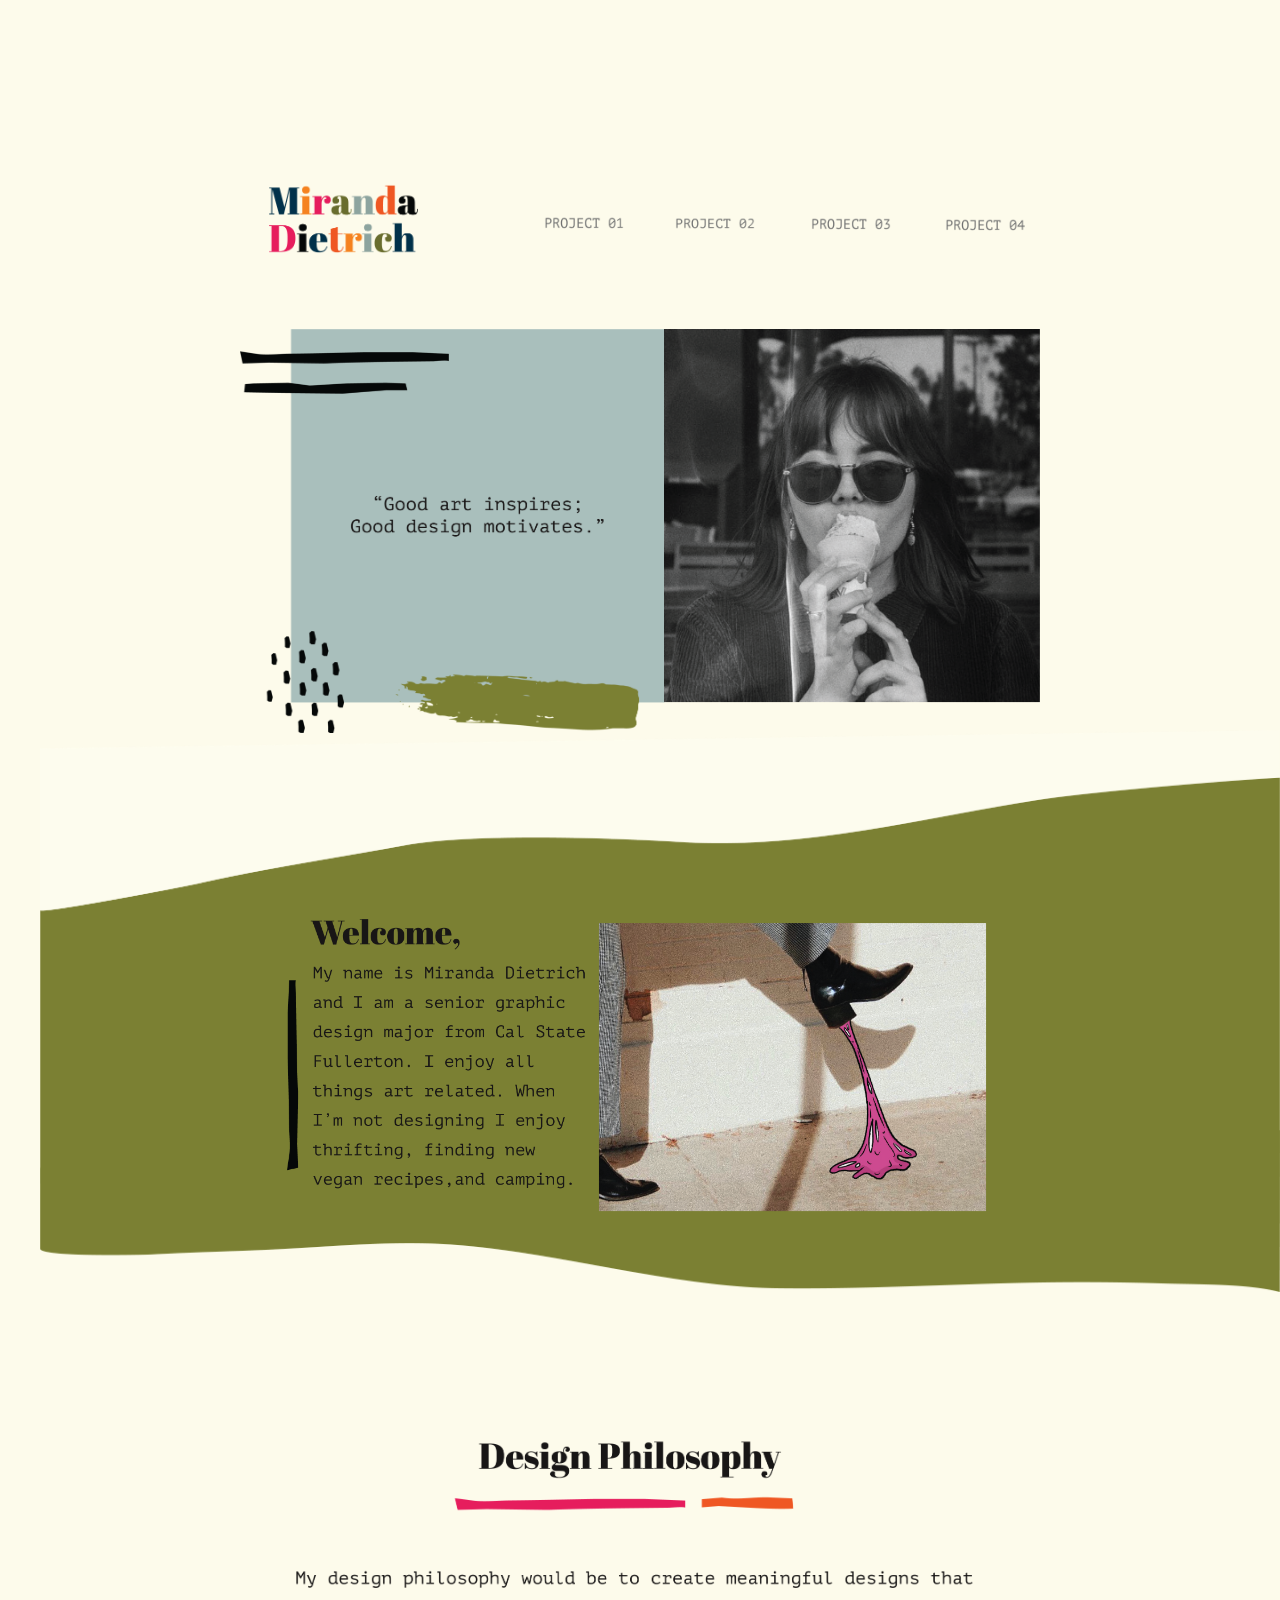
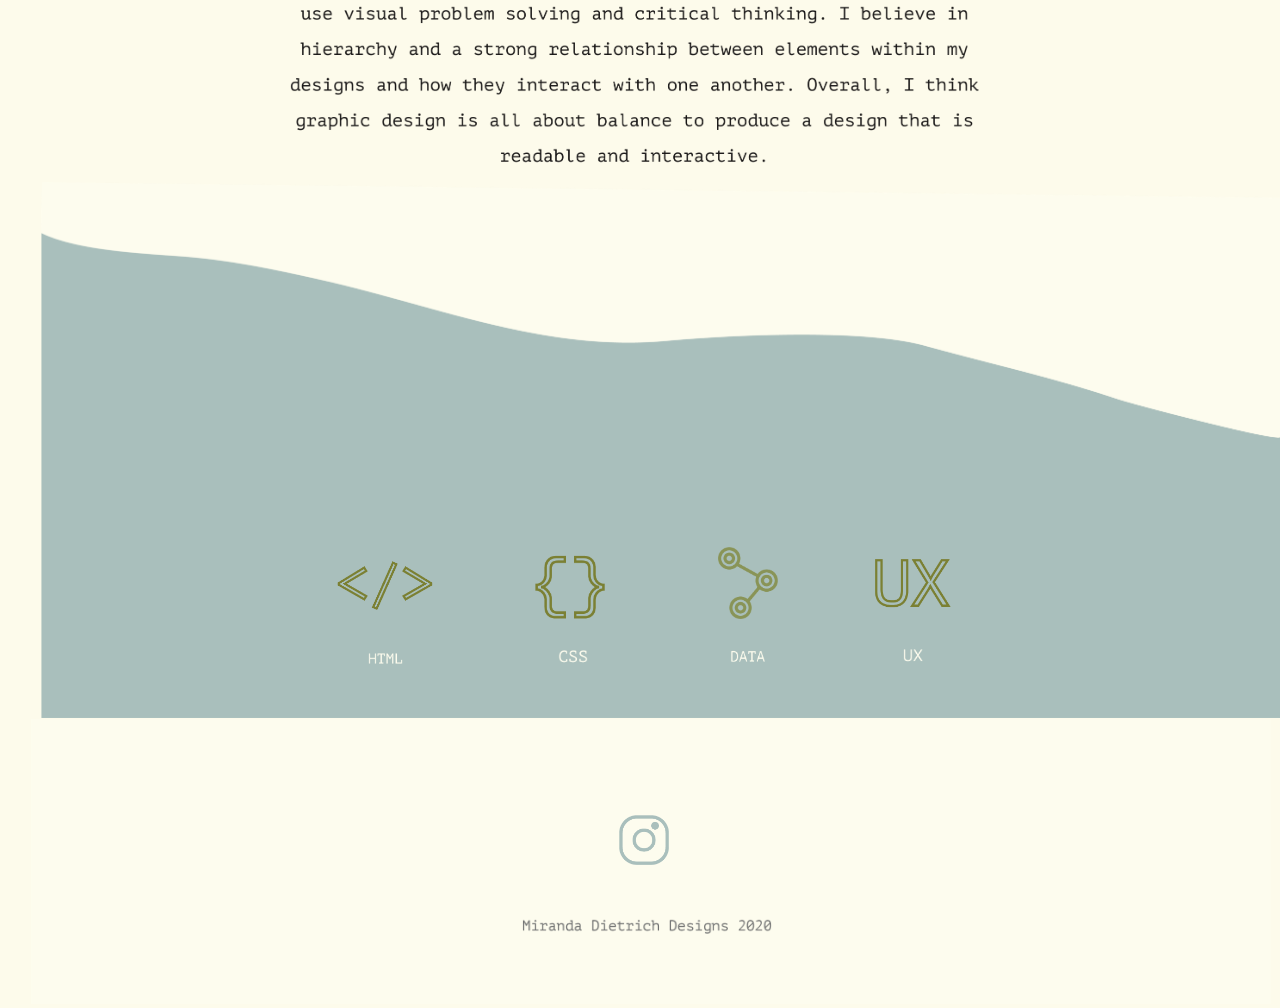
<file: index.html>
<!doctype html>
<html>
<head>
<meta charset="UTF-8">
<title>Miranda Dietrich - 483 E - 2020 Spring</title>
<style type="text/css">
.myphoto {
    border: 9px solid #E68D00;
    border-radius: 200px;
}
header h1 {
    display: none;
}
html {
    background-color: #FDFBEB;
    margin-top: 100px;
}
.Wrapper {
    height: auto;
    width: 1240px;
    margin-right: auto;
    margin-left: auto;
    display: block;
    position: relative;
}
.body img {
    margin-top: 0px;
    position: relative;
    left: auto;
    top: 202px;
    margin-bottom: 106px;
    margin-left: auto;
    margin-right: auto;
    display: block;
    float: none;
    padding-right: auto;
    padding-left: auto;
}
.quote img {
    margin-right: auto;
    margin-left: auto;
    display: block;
    margin-top: 5%;
}
.back {
    position: absolute;
    left: 20px;
    top: 622px;
}
.welcome {
    position: absolute;
    left: 267px;
    top: 717px;
}
.designphil {
    position: absolute;
    left: 270px;
    top: 1330px;
}
.blue {
    position: absolute;
    left: 21px;
    top: 1674px;
}
.icon {
    position: absolute;
    left: 315px;
    top: 2046px;
}
.iconn {
    position: absolute;
    left: 510px;
    top: 2038px;
}
.iconnn {
    position: absolute;
    left: 698px;
    top: 2039px;
}
.iconnnn {
    position: absolute;
    left: 851px;
    top: 2041px;
}
.home {
    position: absolute;
    left: 524px;
    top: 108px;
}
.pro2 {
    position: absolute;
    left: 655px;
    top: 109px;
}
.pro3 {
    position: absolute;
    left: 791px;
    top: 109px;
}
.pro4 {
    position: absolute;
    left: 925px;
    top: 110px;
}
.footer {
    position: absolute;
    left: 11px;
    top: 2211px;
}
.txt {
    position: absolute;
    left: 502px;
    top: 2410px;
}
.htm {
    position: absolute;
    left: 348px;
    top: 2143px;
}
.csss {
    position: absolute;
    left: 538px;
    top: 2140px;
}
.ux {
    position: absolute;
    left: 883px;
    top: 2139px;
}
.data {
    position: absolute;
    left: 710px;
    top: 2141px;
}
.insta {
    position: absolute;
    left: 599px;
    top: 2307px;
}
.nav  {
    float: right;
    margin-right: 0px;
}
.logo img {
    margin-left: 20%;
    margin-top: 6%;
}
</style>
</head>

<body>
<div class="Wrapper">

 

<div class="logo"><img src="images/mirandaicon.png" width="150" height=""/></div>

<div class="quote"><img src="images/imagequote.png" width="800" height="auto"></div>

<div class="back"><img src="images/backgroundone.png" width="1240" height="" alt=""/></div>
	
<div class="welcome"><img src="images/welcome.png" width="800" height="" alt=""/></div>
	
<div class="designphil"><img src="images/designphil.png" width="700" height="" alt=""/> </div>
	
<div class="blue"><img src="images/blue.png" width="1240" height="" alt=""/></div>

<div class="icon"><a href="project01/project01.html"><img src="images/iconhtml.png" width="100" height="" alt=""/></a></div>
	
<div class="iconn"><a href="project02/project02.html"><img src="images/cssicon.png" width="80" height="" alt=""/></a></div>
	
<div class="iconnn"><a href="project03/project03.html"><img src="images/dataicon.png" width="60" height="" alt=""/></a></div>
	
<div class="iconnnn"><a href="project04/project04.html"><img src="images/uxicon.png" width="80" height="" alt=""/></a></div>
	
	
<div class="home"><a href="project01/project01.html"><img src="images/proj1.png" width="80" height="" alt=""/></a></div>
	
<div class="pro2"><a href="project02/project02.html"><img src="images/proj2.png" width="80" height="" alt=""/></a></div>
	

<div class="pro3"><a href="project03/project03.html"><img src="images/proj3.png" width="80" height="" alt=""/></a></div>
	
<div class="pro4"><a href="project04/project04.html"><img src="images/proj4.png" width="80" height="" alt=""/></a></div>
	
<div class="footer"><img src="images/footer.png" width="1240" height="" alt=""/></div>
	
<div class="ux"><img src="images/ux.png" width="20" height="" alt=""/></div>
	
<div class="csss"><img src="images/csss.png" width="30" height="" alt=""/></div>
	
<div class="data"><img src="images/data.png" width="35" height="" alt=""/></div>
	
<div class="htm"><img src="images/htm.png" width="35" height="" alt=""/></div>
	
<div class="insta"><a href="https://www.instagram.com/miranda.dietrich/"><img src="images/instagramicon.png" width="50" height="" alt=""/></a><a href="https://www.instagram.com/miranda.dietrich/"></a></div>
	
<div class="txt"><img src="images/footertxt.png" width="250" height="" alt=""/></div>
	</div>
</body>
</html>
</file>
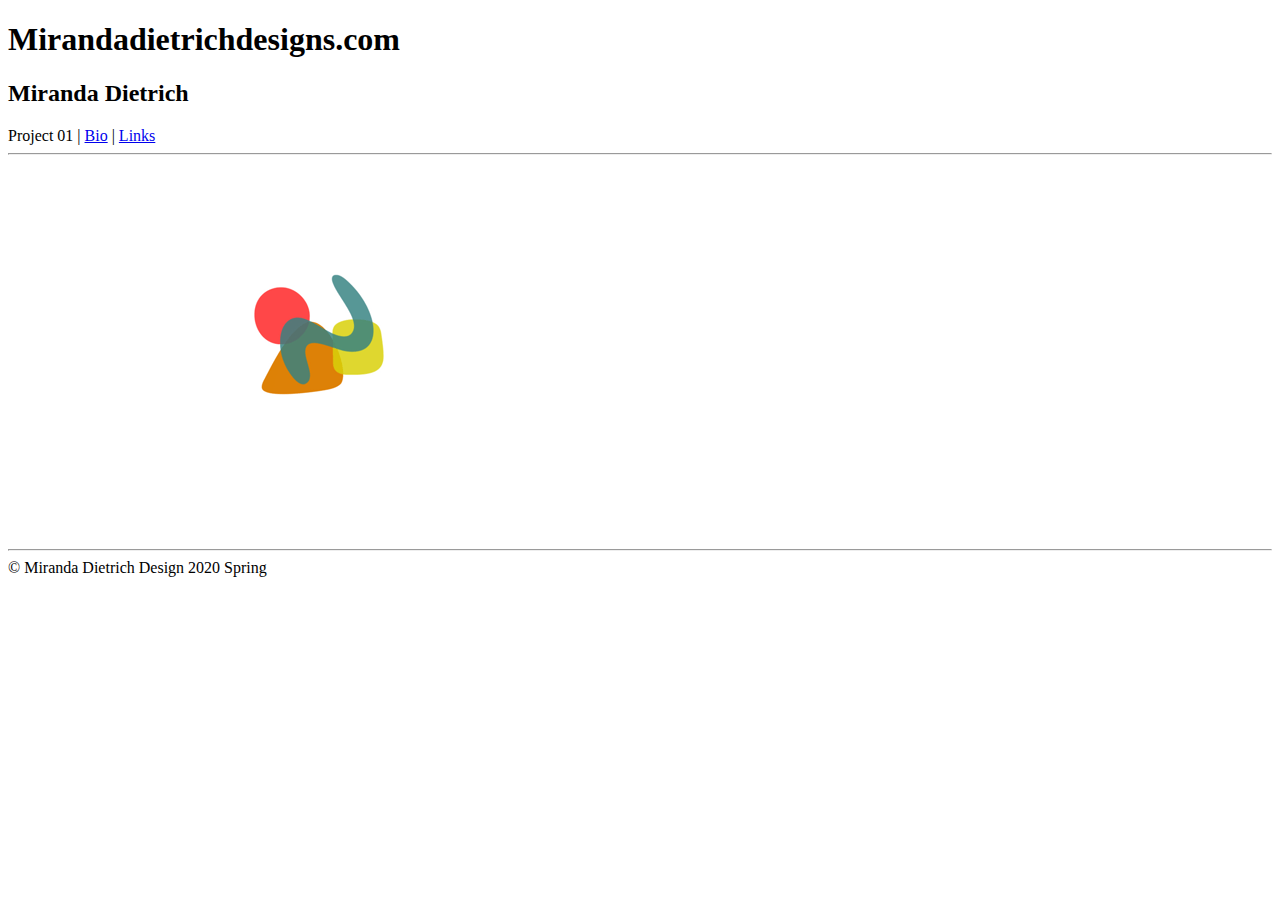
<file: project01/project01.html>
<!doctype html>
<html>
<head>
<meta charset="UTF-8">
<title>483E - Project 01</title>
</head>

<body>
	<div class="Wrapper">
	  <header>
		<h1>Mirandadietrichdesigns.com</h1>
		<h2>Miranda Dietrich</h2>
		<nav>Project 01 | <a href="pages/bio.html">Bio</a> | <a href="pages/links.html">Links</a></nav>
			<hr>
		</header>
		<main><img src="images/MirandaDietrichGif.gif" width="600" height="374" alt=""/></main>
		<footer>
		<hr>
			&copy; Miranda Dietrich Design 2020 Spring
		</footer>
	</div>
</body>
</html>
</file>
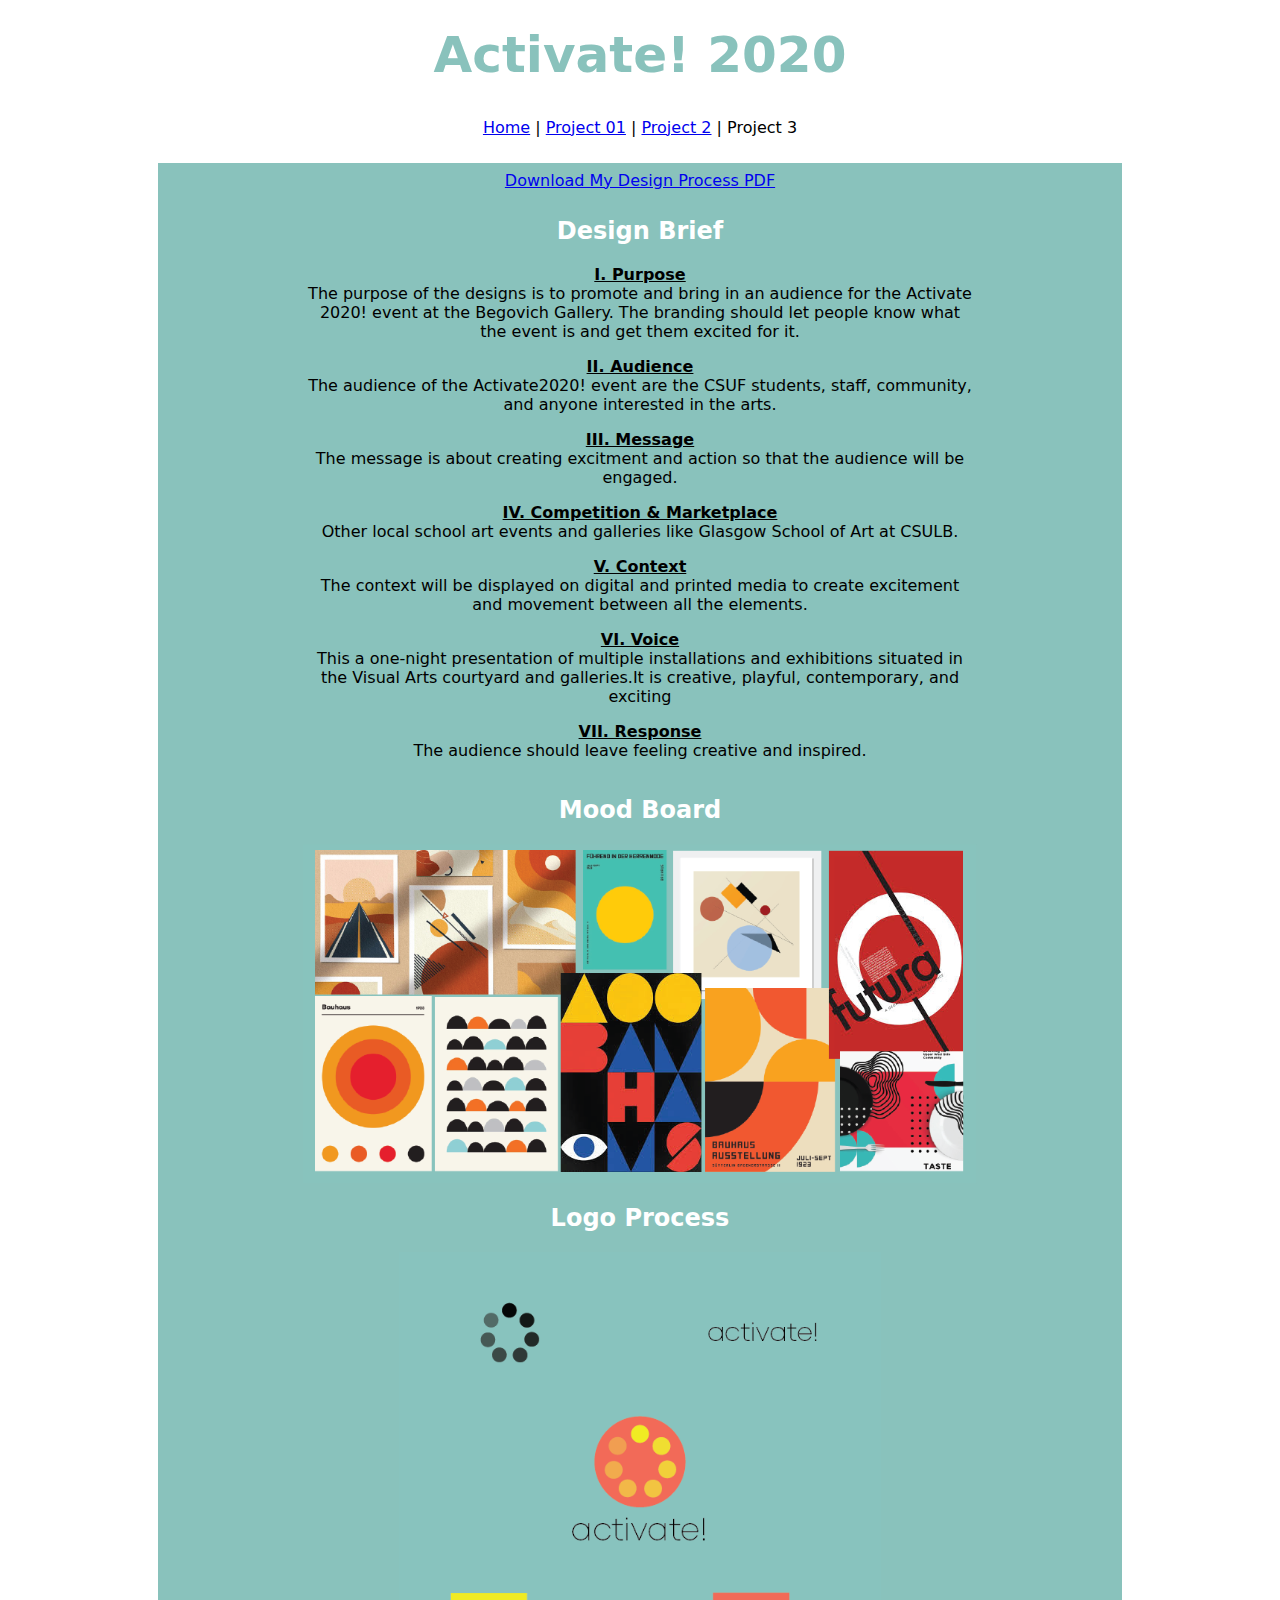
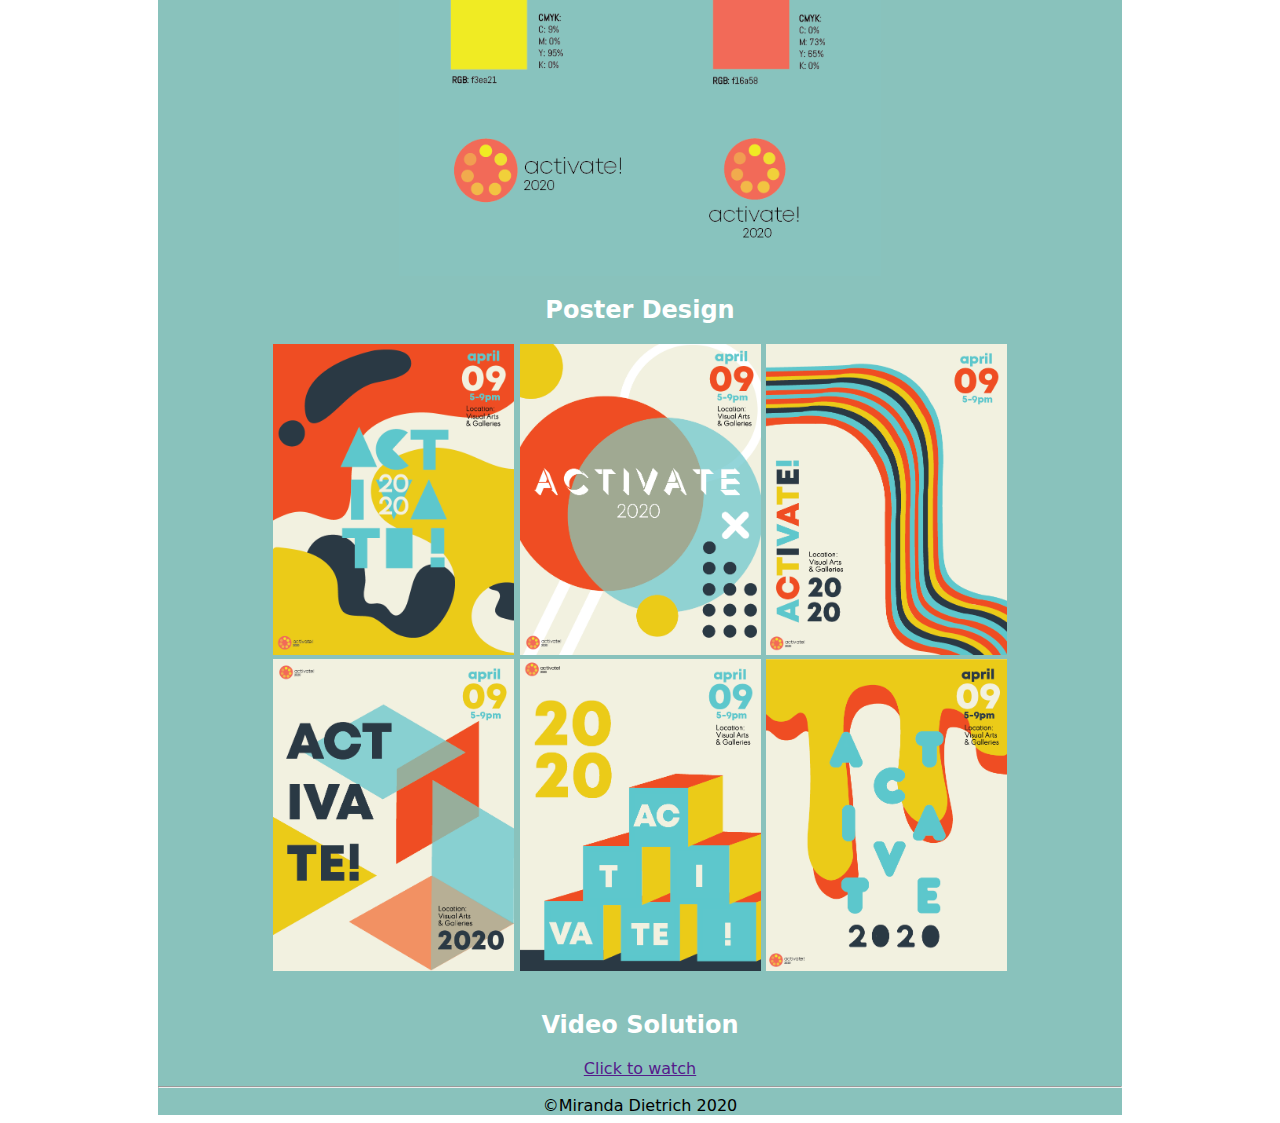
<file: project02/project02.html>
<html>
<head>
<meta charset="UTF-8">
<title>Miranda Dietrich | 483 E Project 02 | Spring 2020</title>
<link href="activate.css" rel="stylesheet" type="text/css">
<style type="text/css">
body,td,th {
    font-family: "Lucida Grande", "Lucida Sans Unicode", "Lucida Sans", "DejaVu Sans", Verdana, sans-serif;
}
h1 {
    font-size: 50px;
    color: #89C2BC;
}
.typeindent {
    text-align: center;
    margin-left: 150px;
    margin-right: 150px;
    font-weight: lighter;
}
</style>
</head>
<div class="backgroundcolor"></div>
<div class="type"></div>
<div class="margins"></div>
<div class="typeindent"></div>
<div class="underline"></div>
	
<center><h1>Activate! 2020</h1></center>
<center>
  <body>
	<header>
	  <nav> <a href="../index.html">Home</a> | <a href="../project01/project01.html">Project 01</a></a> | <a href="project02.html">Project 2</a> </a>| Project 3 </nav></header>
	<center class="backgroundcolor"/>
	
	
	<center>
		
	<hr class="margins">
	<div class="PdfLink"> <a href="images/activateposters.pdf">Download My Design Process PDF</a> </div>
	</h>
	<hr class="margins">
	 <div class="type"><h2>Design Brief</h2></div>
	<p>
	<div class="underline">I. Purpose</div> 
	<div class="typeindent">The purpose of the designs is to promote and bring in an audience for the Activate 2020! event at the Begovich Gallery. The branding should let people know what the event is and get them excited for it. </div>
	</p>
<p>
	<div class="underline">II. Audience</div>
	<div class="typeindent">The audience of the Activate2020! event are the CSUF students, staff, community, and anyone interested in the arts.</div>
	</p>
<p>
<div class="underline">III. Message</div>
	<div class="typeindent">The message is about creating excitment and action so that the audience will be engaged.</div>
</p>
<p>
<div class="underline">IV. Competition & Marketplace</div> 
	<div class="typeindent">Other local school art events and galleries like Glasgow School of Art at CSULB.</div>
</p>
<p> 
<div class="underline">V. Context</div> 
<div class="typeindent">The context will be displayed on digital and printed media to create excitement and movement between all the elements.  </div>
</p> 
<p>
<div class="underline">VI. Voice</div> 
<div class="typeindent">This a one-night presentation of multiple installations and exhibitions situated in the Visual Arts courtyard and galleries.It is creative, playful, contemporary, and exciting</div>
</p>
<p>
<div class="underline">VII. Response</div> 
<div class="typeindent">The audience should leave feeling creative and inspired.</div>
</p>
	</h>
<hr class="margins">
<div class="type"><h2>Mood Board</h2></div> 
<p>
	<img src="images/moodboard.png" width="70%" alt=""/>
	</p>
	 <div class="type"><h2>Logo Process</h2></div>	
	<p>
		<img src="images/logoguide-01.png" width="50%" alt=""/>
		<p/>

	<div class="type"><h2>Poster Design</h2></div> 
	<p>
		<img src="images/activate-01.png" width="25%" alt=""/> 
		<img src="images/activate-02.png" width="25%" alt=""/> 
		<img src="images/activate-03.png" width="25%" alt=""/> 
		<img src="images/activate-04.png" width="25%" alt=""/> 
		<img src="images/activate-05.png" width="25%" alt=""/> 
		<img src="images/activate-06.png" width="25%" alt=""/> 
		
	</p>
	
	<hr class="margins">
	
	 <div class="type"><h2>Video Solution</h2></div> 
	<a href="">Click to watch</a>
	
	
	
	
</body>
</center>
	<hr>
	
	<footer>&copy;Miranda Dietrich 2020</footer>
	
</html>
</file>
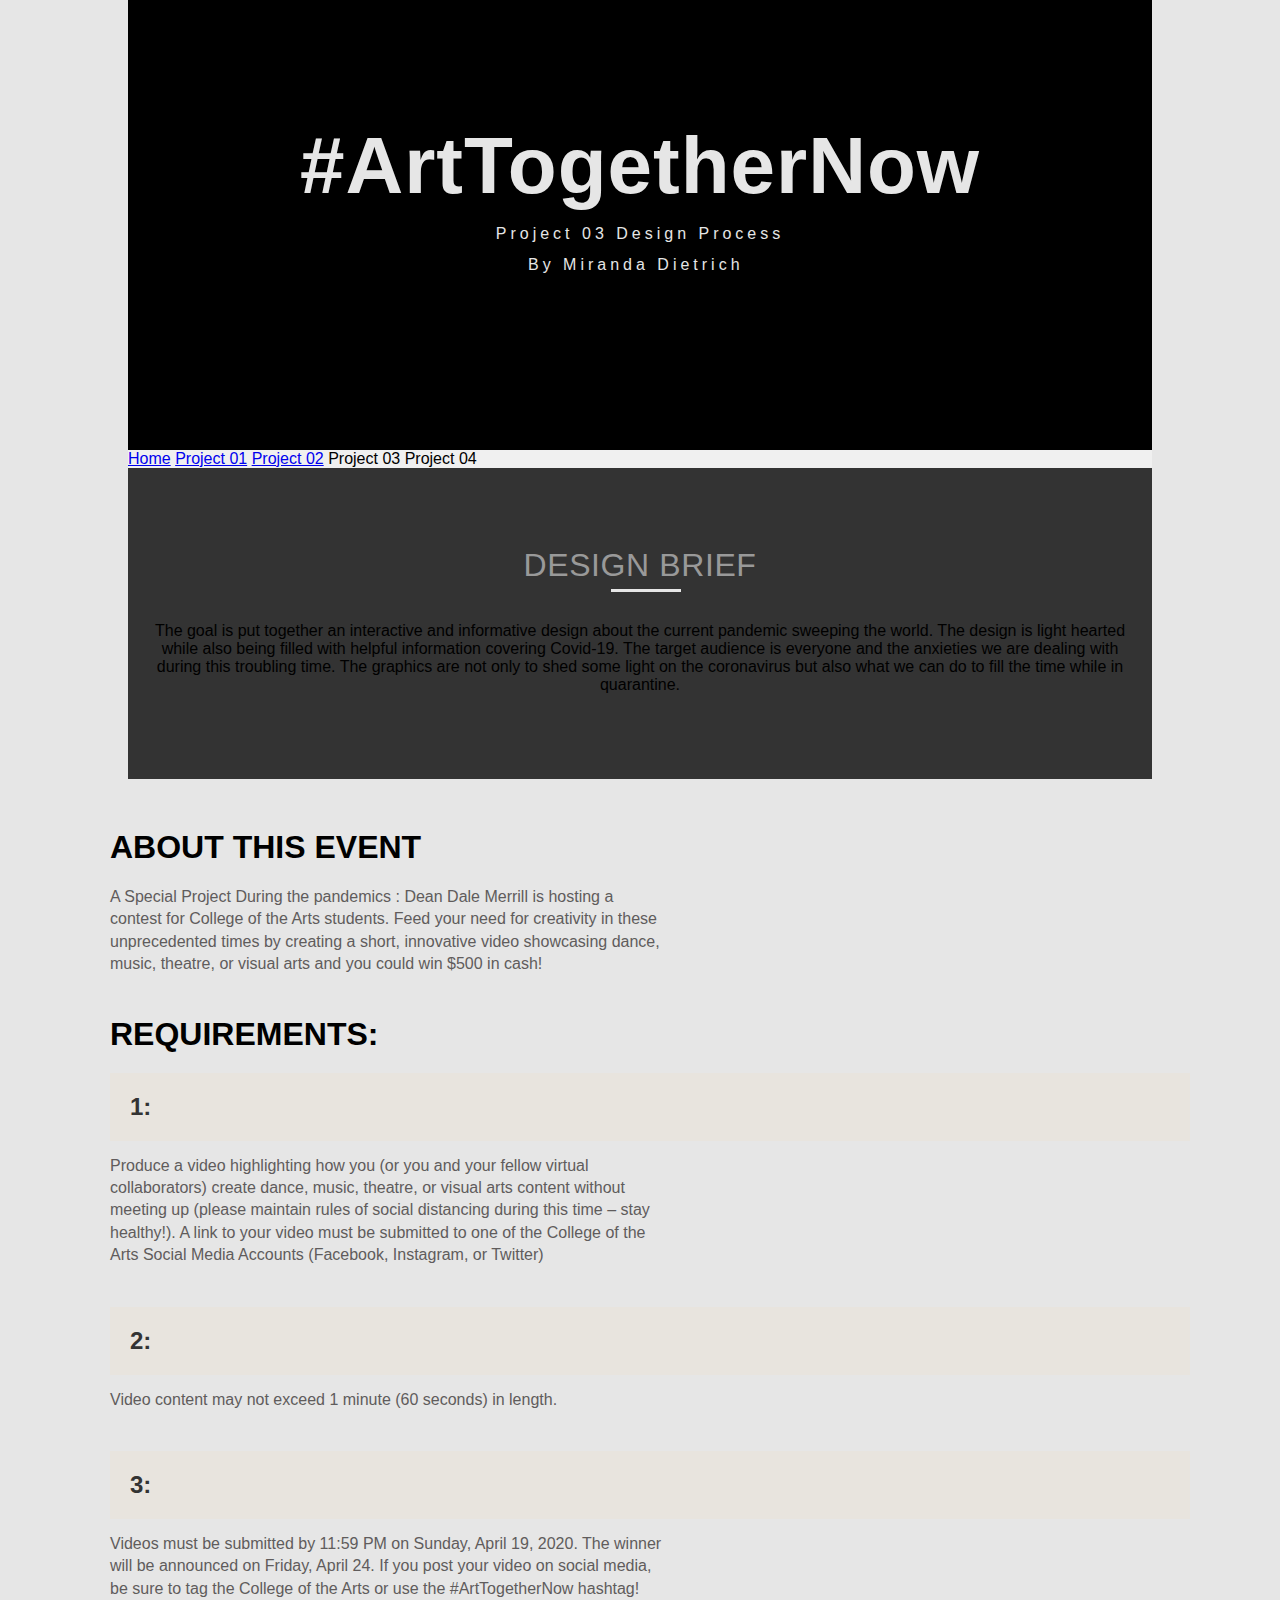
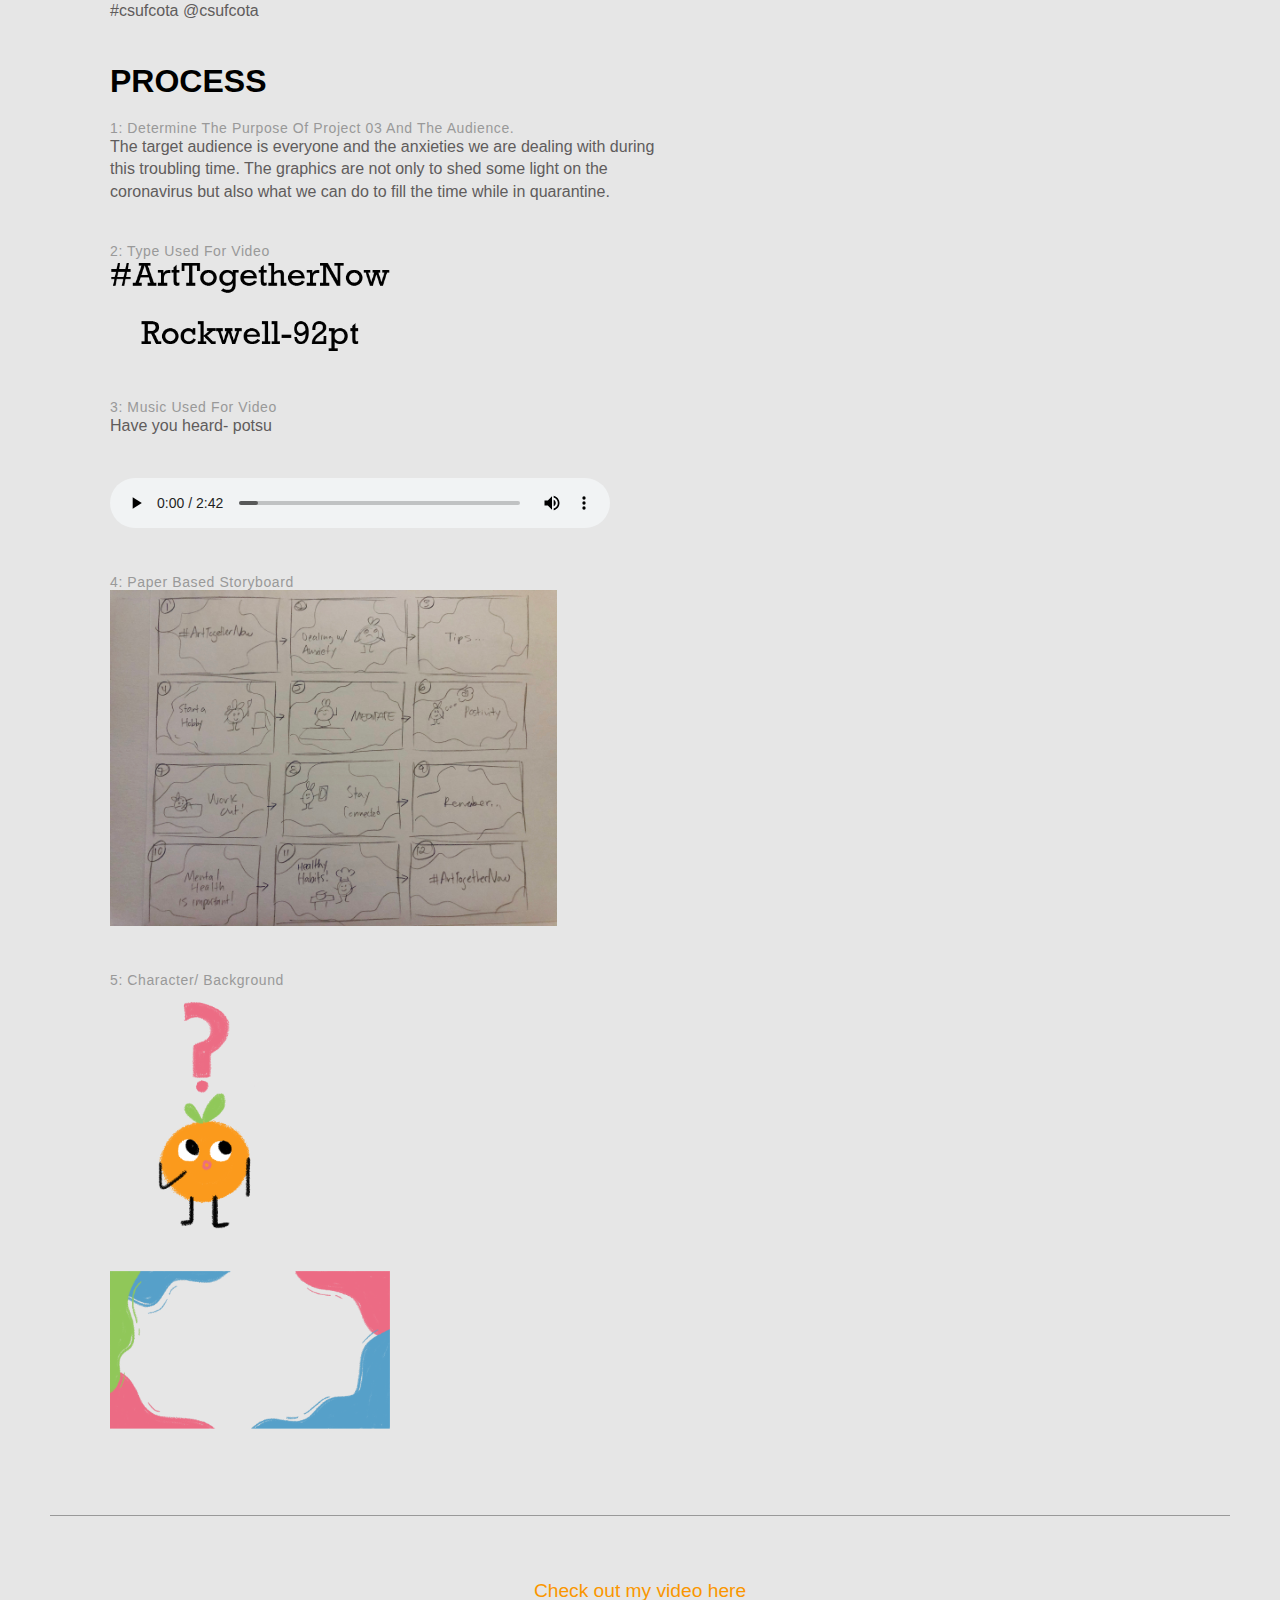
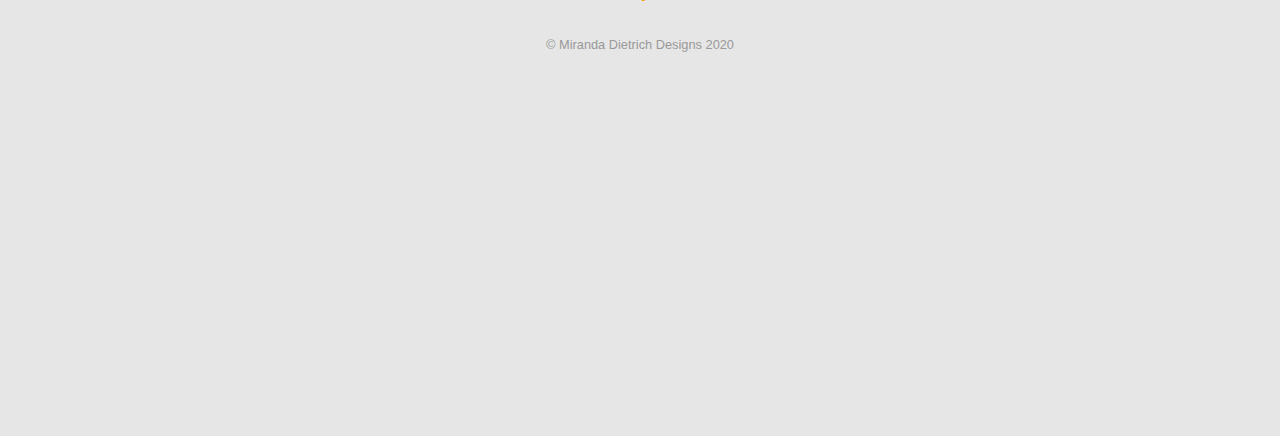
<file: project03/project03.html>
<!doctype html>
<html>
<head>
<meta charset="UTF-8">
<title>Project 03</title>
<style type="text/css">
* {
    margin-top: 0px;
    margin-right: 0px;
    margin-bottom: 0px;
    margin-left: 0px;
    padding-top: 0px;
    padding-right: 0px;
    padding-bottom: 0px;
    padding-left: 0px;
    font-size: 100%;
	font-family: 'Source Sans Pro', sans-serif;
}
body {
    background-color: hsla(0,0%,90%,1.00);
}
.Wrapper {
    width: 1024px;
    background-color: hsla(0,0%,94%,1.00);
    margin-left: auto;
    margin-right: auto;
}
header {
    height: 450px;
    background-color: hsla(0,0%,0%,1.00);
}
h1 {
    font-size: 5em;
    color: hsla(0,0%,90%,1.00);
    font-weight: 600;
    text-align: center;
    padding-top: 120px;
    text-transform: capitalize;
    letter-spacing: 1px;
}
.Logo2020 {
    font-weight: 200;
    font-size: 60px;
    color: hsla(0,0%,60%,1.00);
    letter-spacing: 6px;
}
.PdfLink {
    background-color: hsla(0,0%,90%,1.00);
    height: 50px;
    text-align: center;
}
.PdfLink a {
    color: hsla(36,100%,49%,1.00);
    text-decoration: none;
    width: 100%;
    display: block;
    padding-top: 14px;
    height: 50px;
    -webkit-box-sizing: border-box;
    -moz-box-sizing: border-box;
    box-sizing: border-box;
    font-size: 1.2em;
}
.PdfLink a:hover  {
    color: hsla(0,0%,90%,1.00);
    text-decoration: none;
    width: 100%;
    display: block;
    padding-top: 14px;
    height: 50px;
    -webkit-box-sizing: border-box;
    -moz-box-sizing: border-box;
    box-sizing: border-box;
    font-size: 1.2em;
    background-color: hsla(36,100%,49%,1.00);
}
header h2 {
    text-align: center;
    font-weight: 200;
    text-transform: capitalize;
    padding-top: 13px;
    letter-spacing: 4px;
    color: hsla(0,0%,90%,1.00);
}
.BlackSection {
    background-color: hsla(0,0%,20%,1.00);
    padding-top: 20px;
    padding-right: 20px;
    padding-bottom: 41px;
    padding-left: 20px;
    clear: both;
    height: 250px;
}
h3 {
    text-align: center;
    font-size: 2em;
    font-weight: 400;
    color: hsla(0,0%,60%,1.00);
    text-transform: uppercase;
    padding-top: 30px;
    padding-bottom: 8px;
    letter-spacing: 0.6px;
    position: relative;
    margin-top: 29px;
    margin-bottom: 30px;
}
.concept.inforblock h3 {
    font-size: 14px;
    text-align: left;
    margin-top: 0px;
    margin-right: 0px;
    margin-bottom: 0px;
    margin-left: 0px;
    padding-top: 0px;
    padding-right: 0px;
    padding-bottom: 0px;
    padding-left: 0px;
    text-transform: capitalize;
}
.concept p {
    line-height: 1.4em;
    color: hsla(0,2%,37%,1.00);
    column-count: 1;
    margin-right: 0px;
    padding-bottom: 20px;
    font-weight: 400;
    max-width: 559px;
    margin-bottom: 20px;
}
footer {
    height: 400px;
    text-align: center;
    padding-top: 20px;
    font-size: 0.8em;
    color: hsla(0,0%,60%,1.00);
    line-height: 1.4em;
}
.concept {
    padding-left: 60px;
    padding-right: 40px;
    padding-bottom: 40px;
}
	
	h3:after{
    content: "";
    display: block;
    width: 70px;
    height: 3px;
    background-color: #E6E6E6;
    position: absolute;
    left: 50%;
    bottom: 0;
    padding-top: 0px;
    margin-left: -29px;
}
.BriefList {
    -webkit-box-sizing: border-box;
    -moz-box-sizing: border-box;
    box-sizing: border-box;
    border-bottom: thin solid hsla(0,0%,60%,1.00);
    padding-bottom: 15px;
    padding-top: 0px;
    float: right;
    text-transform: uppercase;
    margin-bottom: 30px;
}
.BriefList h4 {
    padding-bottom: 10px;
    padding-top: 0px;
    color: hsla(0,0%,90%,1.00);
    float: none;
    font-weight: 600;
    text-transform: capitalize;
}
.BriefList p {
    color: hsla(0,0%,80%,1.00);
    line-height: 1.4em;
    text-transform: none;
    padding-bottom: 25px;
    font-weight: 400;
}
.left50percent {
    width: 45%;
    float: left;
    margin-right: 5%;
    margin-left: 40px;
}
.right50percent {
    width: 40%;
    float: left;
}
.inforblock {
    min-height: 300px;
    border-bottom: thin solid hsla(0,0%,60%,1.00);
    margin-top: 50px;
    margin-right: 50px;
    margin-bottom: 50px;
    margin-left: 50px;
}
.ListNumber {
    color: hsla(0,0%,20%,1.00);
    font-weight: 800;
    font-size: 24px;
    display: block;
    background-color: hsla(36,18%,89%,1.00);
    padding-top: 20px;
    padding-right: 20px;
    padding-bottom: 20px;
    padding-left: 20px;
    float: none;
    clear: right;
    margin-bottom: 14px;
}
.concept h2 {
    font-size: 32px;
    text-transform: uppercase;
    padding-bottom: 20px;
}
p {
    color: hsla(0,2%,37%,1.00);
    font-weight: 200;
    line-height: 1.4em;
}
.Logo20  {
    margin-left: auto;
    margin-right: auto;
    text-align: center;
}
.Logo20.inforblock img {
    margin-right: 20px;
    margin-bottom: 20px;
    margin-top: 20px;
}
</style>
</head>
	
<body>
	<div class="Wrapper">
	  <header><h1>#ArtTogetherNow</h1>
		  <h2>Project 03 Design Process</h2>
		  <h2>By Miranda Dietrich&nbsp;</h2>
</header>
		<main>
		  <nav style="margin: 0px"><a href="../index.html">Home</a> <a href="../project01/project01.html">Project 01</a> <a href="../project02/project02.html">Project 02</a> <a>Project 03</a> <a>Project 04</a></nav>
		  <div class="BlackSection">
			<h3>Design Brief</h3>
			<div class="design"	
			  <div style="text-align: center;">
				<p1>The goal is put together an interactive and informative design about the current pandemic sweeping the world. The design is light hearted while also being filled with helpful information covering Covid-19. The target audience is everyone and the anxieties we are dealing with during this troubling time. The graphics are not only to shed some light on the coronavirus but also what we can do to fill the time while in quarantine. </p1>
				</div>
			</div>
			</div>
				<div class="left50percent"> </div>
		<div class="concept inforblock">
		  <h2>About this event</h2>
		  <p>A Special Project During the pandemics
: Dean Dale Merrill is hosting a contest for College of the Arts students. Feed your need for creativity in these unprecedented times by creating a short, innovative video showcasing dance, music, theatre, or visual arts and you could win $500 in cash!</p>
				
				<h2>requirements:</h2>
<span class="ListNumber">1:</span> <p>Produce a video highlighting how you (or you and your fellow virtual collaborators) create dance, music, theatre, or visual arts content without meeting up (please maintain rules of social distancing during this time – stay healthy!). 
A link to your video must be submitted to one of the College of the Arts Social Media Accounts (Facebook, Instagram, or Twitter) </p>
			
<span class="ListNumber">2:</span> <p>Video content may not exceed 1 minute (60 seconds) in length. </p>
<span class="ListNumber">3: </span> <p>Videos must be submitted by 11:59 PM on Sunday, April 19, 2020. The winner will be announced on Friday, April 24. If you post your video on social media, be sure to tag the College of the Arts or use the #ArtTogetherNow hashtag! #csufcota @csufcota</P>
			
			
			<h2>Process</h2>

<h3>1: Determine the purpose of project 03 and the audience. </h3>
<p>The target audience is everyone and the anxieties we are dealing with during this troubling time. The graphics are not only to shed some light on the coronavirus but also what we can do to fill the time while in quarantine. </p>


<h3>2: Type used for video</h3>
	<p>
	<img src="images/typeface.png" width="50%" alt=""/>
		</p>
	

<h3>3: Music used for video</h3>
<p>Have you heard- potsu </p>
<p><video width="500" height="50" controls>	
 <source src="mp4/have you heard.mp3" type="video/mp4">	</p>

<h3>4: Paper based storyboard</h3>
<p><img src="images/storyboard.jpg" width="80%" alt=""/>	
	
	</p>
	
<h3>5: Character/ Background </h3>	
<img src="images/question.png" width="20%" alt=""/>	
<p>	
<img src="images/background.png" width="50%" alt=""/> 
	</p>
			
		  </div>
			<div class="PdfLink">
		<a href="mp4/ArtTogetherNowFinal.mp4">Check out my video here</a>
		</div>
			
</main>
<footer> © Miranda Dietrich Designs 2020
  </footer>
    </div>
</body>
</html>
</file>
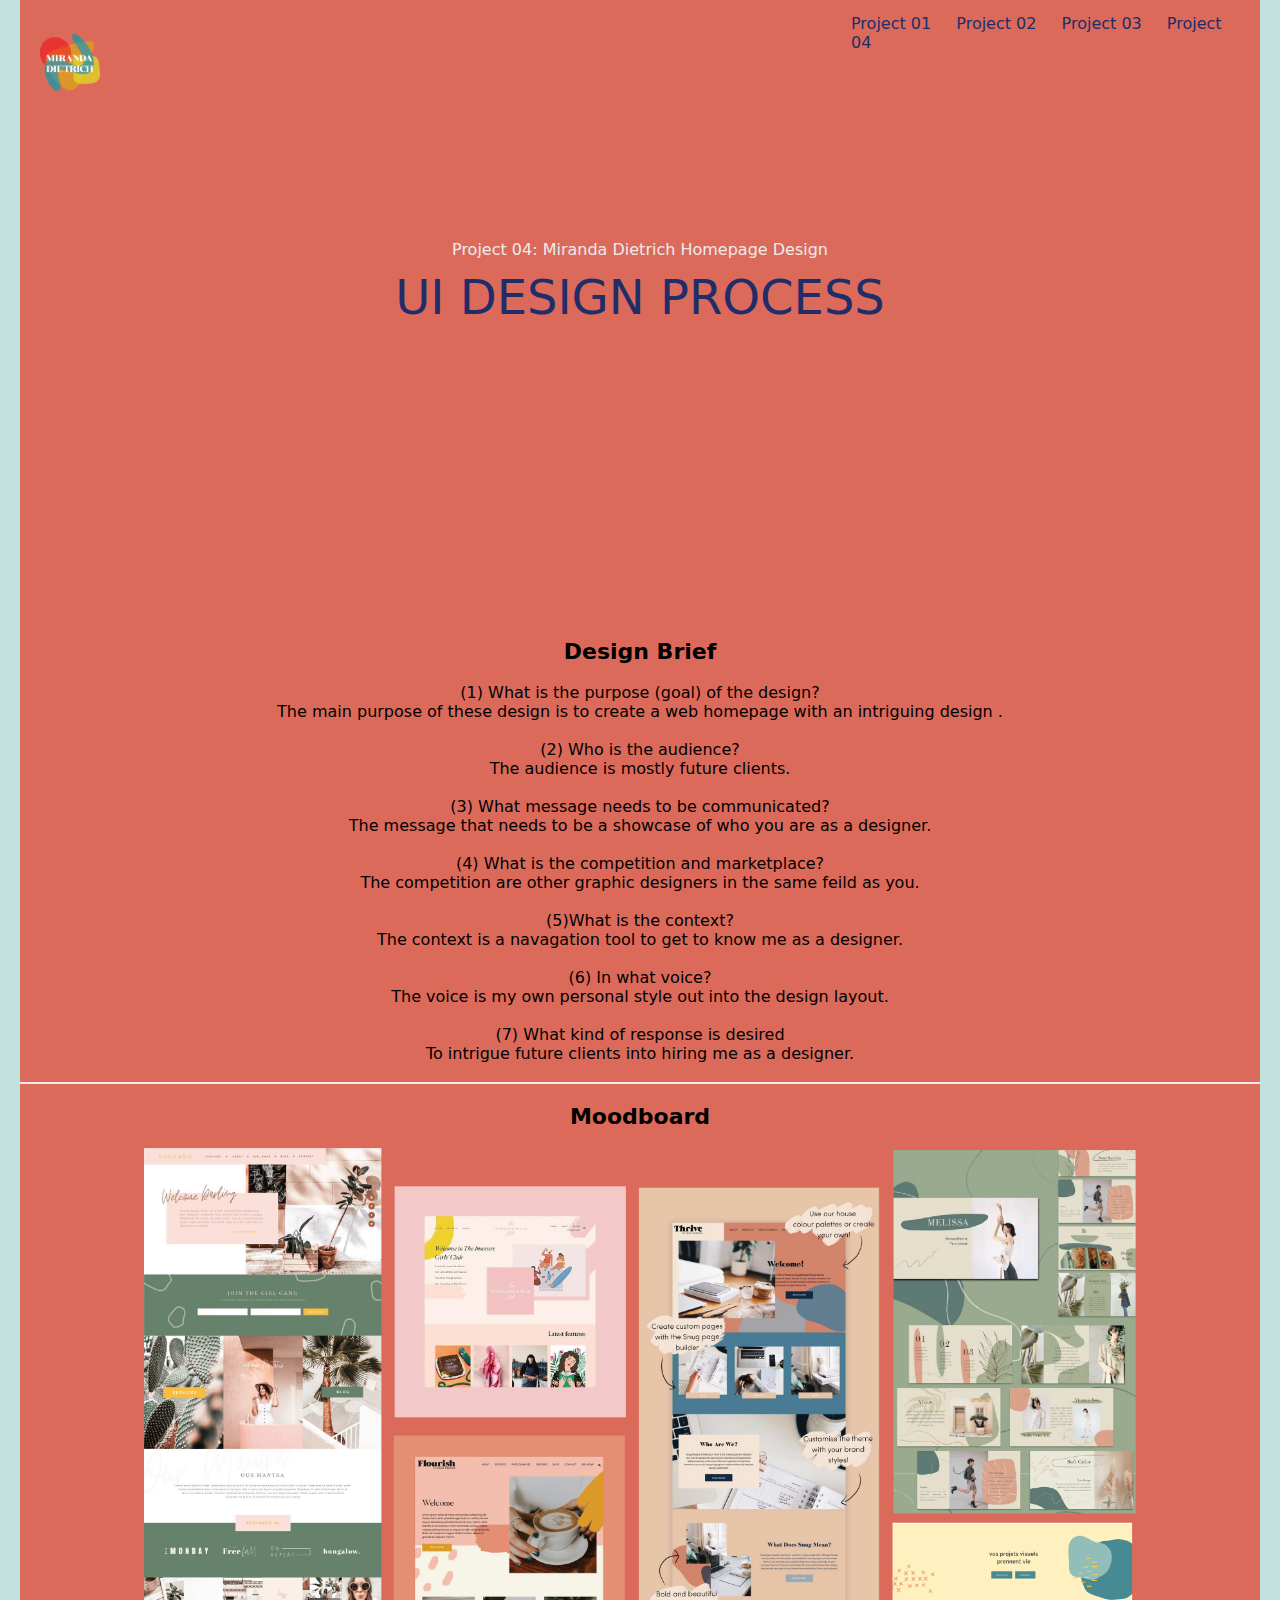
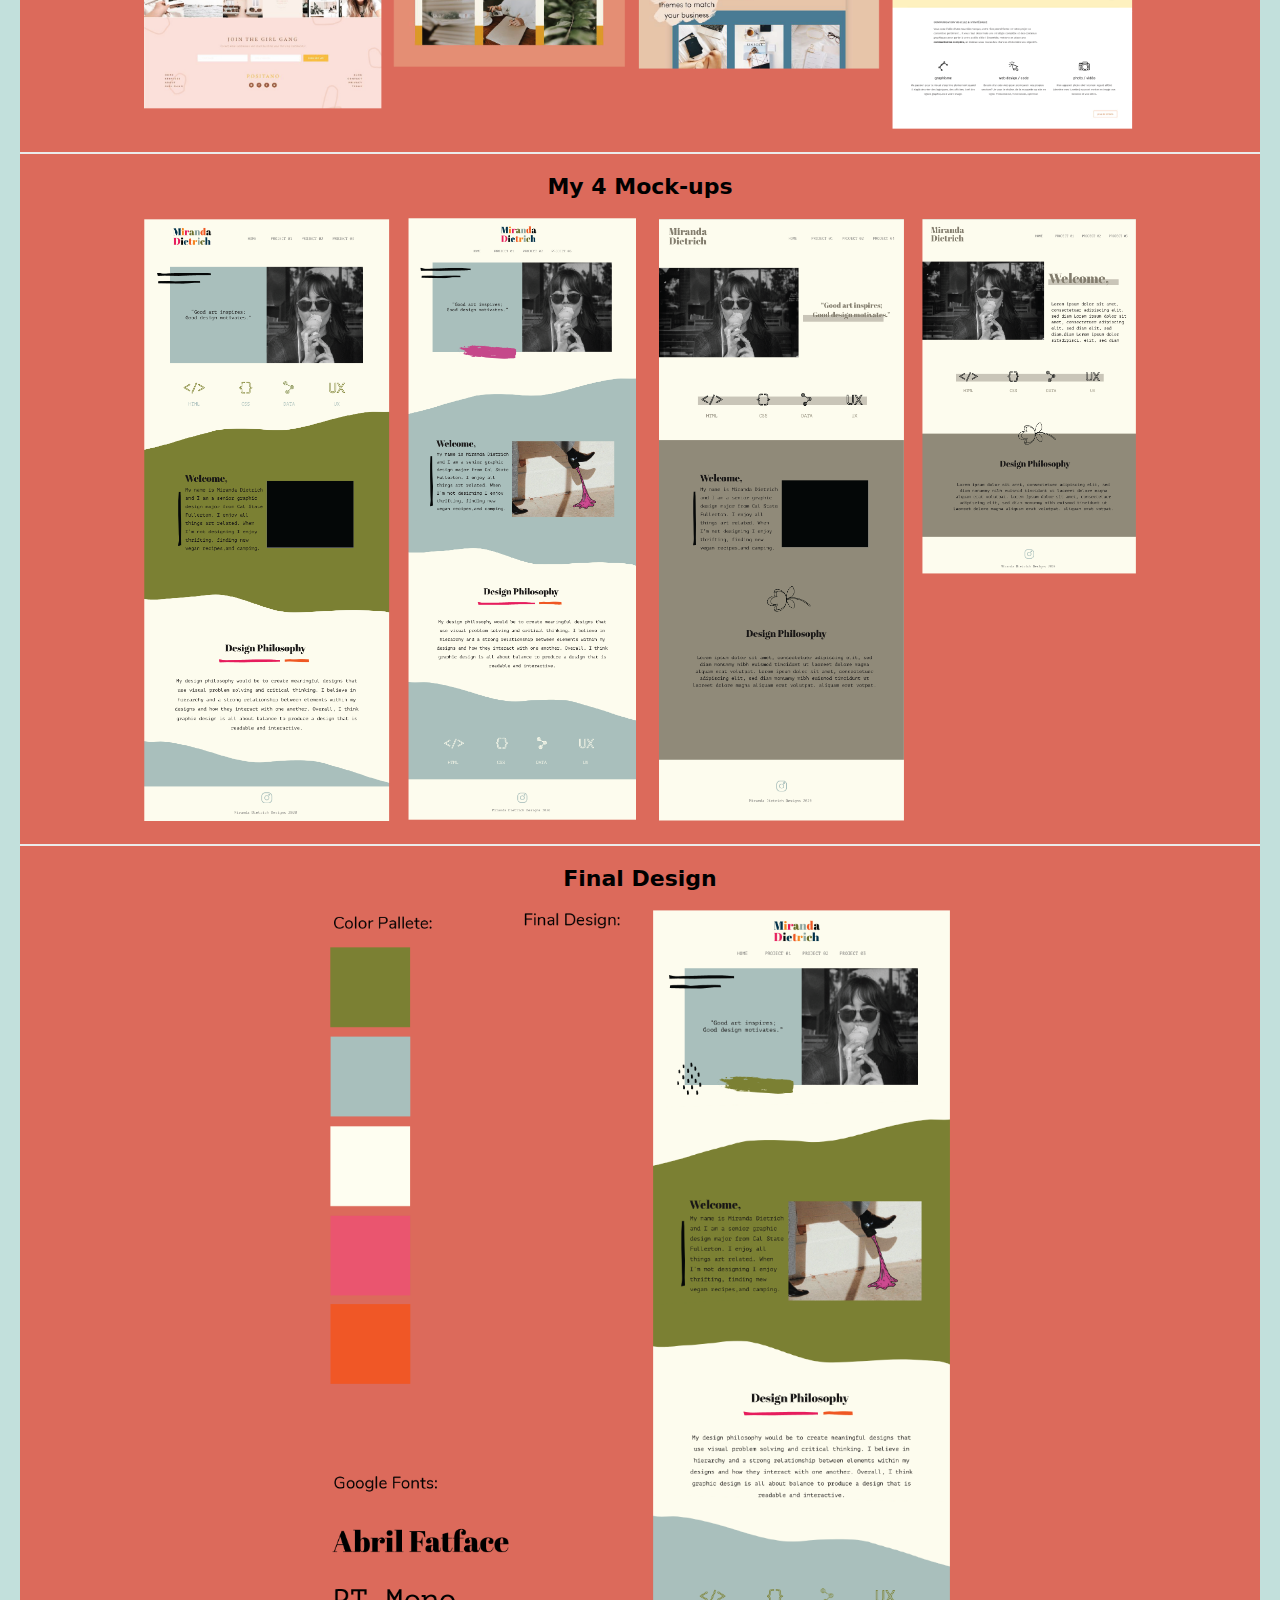
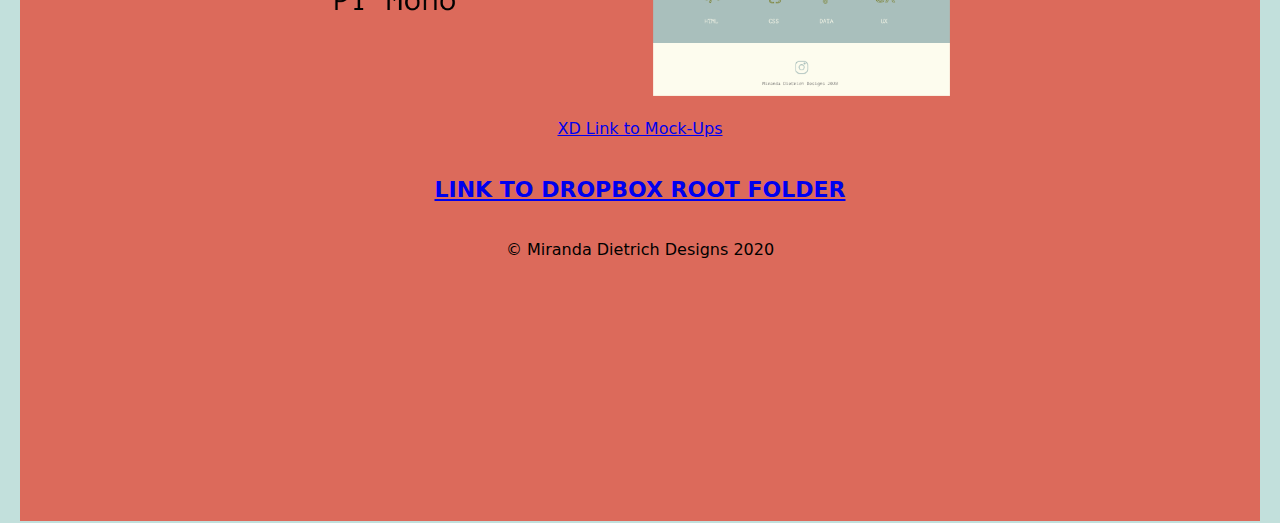
<file: project04/project04.html>
<!doctype html>
<html>
<head>
<meta charset="UTF-8">
<title>Project 04 | 483E TH | Spring 2020</title>
<style type="text/css">
* {
    margin-top: 0px;
    margin-right: 0px;
    margin-bottom: 0px;
    margin-left: 0px;
    padding-top: 0px;
    padding-right: 0px;
    padding-bottom: 0px;
    padding-left: 0px;
    font-size: 100%;
    list-style-type: none;
}
.basic {
    min-height: 300px;
    background-color: hsla(7,65%,61%,1.00);
    text-align: center;
    margin-bottom: 2px;
}
.basic h3 {
    font-size: 22px;
    padding-top: 20px;
}
.Wrapper {
    width: 1240px;
    background-color: hsla(0,0%,92%,1.00);
    margin-left: auto;
    margin-right: auto;
    position: relative;
}
.PrimaryNav {
    position: absolute;
    margin-top: -148px;
    left: 831px;
    top: 162px;
}
body {
    background-color: hsla(172,33%,82%,1.00);
    font-family: Segoe, "Segoe UI", "DejaVu Sans", "Trebuchet MS", Verdana, sans-serif;
}
header {
    background-color: hsla(7,65%,61%,1.00);
    height: 600px;
    color: hsla(0,0%,92%,1.00);
    text-align: center;
    padding-top: 40px;
    -webkit-box-sizing: border-box;
    -moz-box-sizing: border-box;
    box-sizing: border-box;
    font-size: 48px;
    font-weight: 100;
    font-family: Segoe, "Segoe UI", "DejaVu Sans", "Trebuchet MS", Verdana, sans-serif;
}
.logo {
    float: left;
    color: hsla(230,53%,27%,1.00);
    font-size: 9px;
    width: 60px;
    height: 60px;
    /* [disabled]background-color: hsla(0,0%,82%,1.00); */
    margin-top: -30px;
    margin-left: 20px;
    -webkit-box-sizing: border-box;
    -moz-box-sizing: border-box;
    box-sizing: border-box;
    padding-top: 24px;
}
.PrimaryNav ul li {
    display: inline;
}
.PrimaryNav ul li a {
    text-decoration: none;
    color: hsla(230,53%,27%,1.00);
    padding-right: 20px;
}
.PrimaryNav ul li a:hover {
    color: hsla(0,0%,92%,1.00);
}
header h1 {
    font-weight: 100;
    font-size: 16px;
    margin-top: 200px;
}
header h2 {
    text-transform: uppercase;
    font-weight: 100;
    color: hsla(230,53%,27%,1.00);
    margin-top: 10px;
}
.Wrapper main h3 {
}
link {
    display: block;
}
</style>
</head>

<body>
	<div class="Wrapper">
	  <header class=""><span class="logo"><img src="images/logo.png" width="60" height="" alt=""/></span>
	    <h1>Project 04: Miranda Dietrich Homepage Design</h1>
		  <h2>UI design Process</h2>
		</header>
	  <nav class="PrimaryNav">
		<ul>
		 <li><a href="../project01/project01.html">Project 01</a></li> 
			 <li><a href="../project02/project02.html">Project 02</a></li> 
			 <li><a href="../project03/project03.html">Project 03</a></li> 
			 <li><a href="#">Project 04</a></li> 
	    </ul>
		</nav>
		<main>
		<div class="Div01 basic">
		&nbsp;<h3>Design Brief</h3>
			
		&nbsp;<p>(1) What is the purpose (goal) of the design?

		<p>The main purpose of these design is to create a web homepage with an intriguing design .</p>
 

			&nbsp;<p> (2) Who is the audience?</p>


		  <p> The audience is mostly future clients.</p>


			&nbsp;<p> (3) What message needs to be communicated?</p>


<p> The message that needs to be a showcase of who you are as a designer. </p> 


			&nbsp;<p> (4) What is the competition and marketplace?</p>


<p> The competition are other graphic designers in the same feild as you.</p>

&nbsp;<p> (5)What is the context?</p>
			<p> The context is a navagation tool to get to know me as a designer.</p>

			&nbsp;<p> (6) In what voice?</p>


			<p> The voice is my own personal style out into the design layout. </p>


			&nbsp;<p> (7) What kind of response is desired</p>

<p> To intrigue future clients into hiring me as a designer.</p>
			&nbsp;
		</div>
		<div class="Div01 basic">
			<h3>Moodboard</h3>
		  &nbsp;
			<p><img src="images/moodboard.png" width="80%" alt=""/></p>
			&nbsp;
		  </div>
		  <div class="Div01 basic">
			<h3>My 4 Mock-ups</h3>
			  &nbsp;
		    <p><img src="images/mockups.png" width="80%" alt=""/></p>
			  &nbsp;
</div>		
			<div class="Div01 basic">
			<h3>Final Design</h3>
				&nbsp;
			<p><img src="images/finaldesign.png" width="50%" alt=""/></p>
				&nbsp;
			  <p><a href="https://xd.adobe.com/view/72a9feb2-fe74-4793-781b-33396b263c15-0498/">XD Link to Mock-Ups</a></p>
				&nbsp;
				<h3><a href="https://www.dropbox.com/sh/88voab5xu2iv90k/AAChZBKn_W7gXGTOo23AaiWRa?dl=0">LINK TO DROPBOX ROOT FOLDER</a></h3>
				
				
				<p>&nbsp;</p>
		<footer class="basic">&nbsp;
		<p> © Miranda Dietrich Designs 2020</p>
		</footer>
    </div>
</body>
</html>
</file>
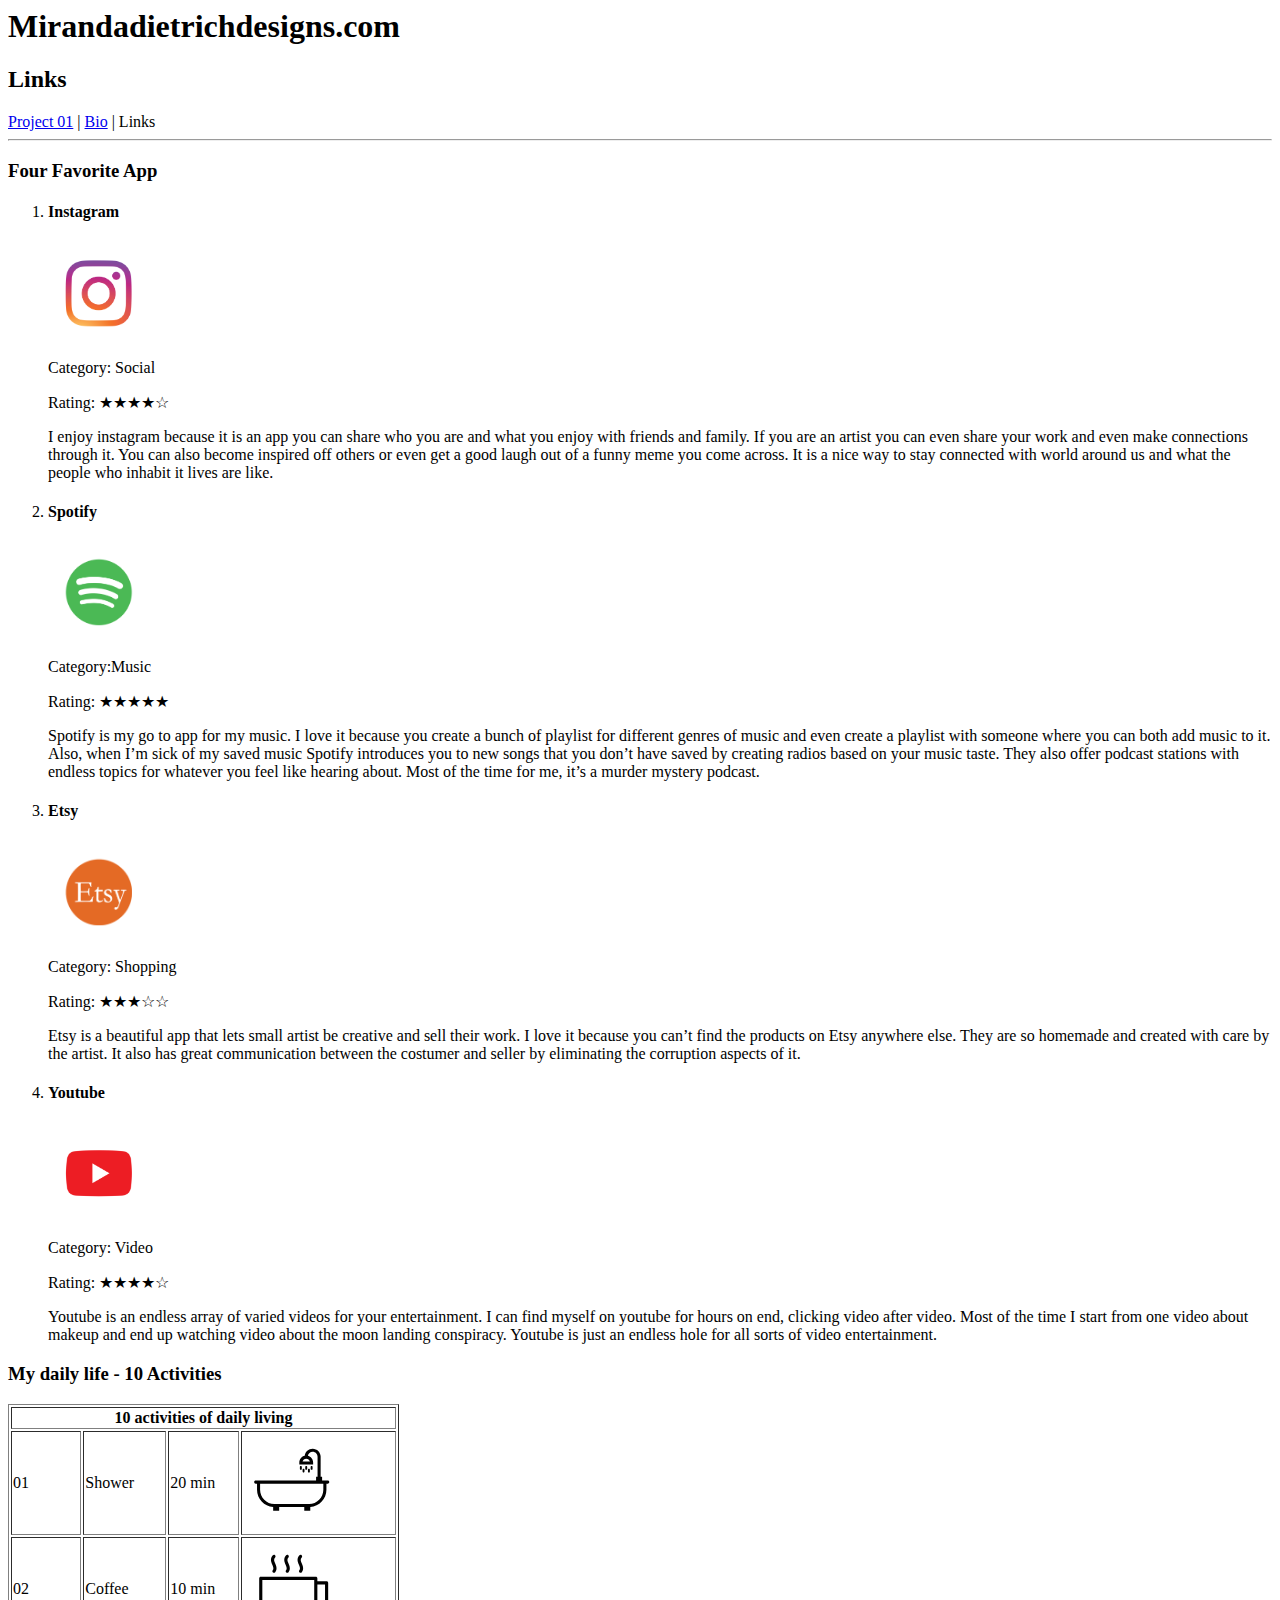
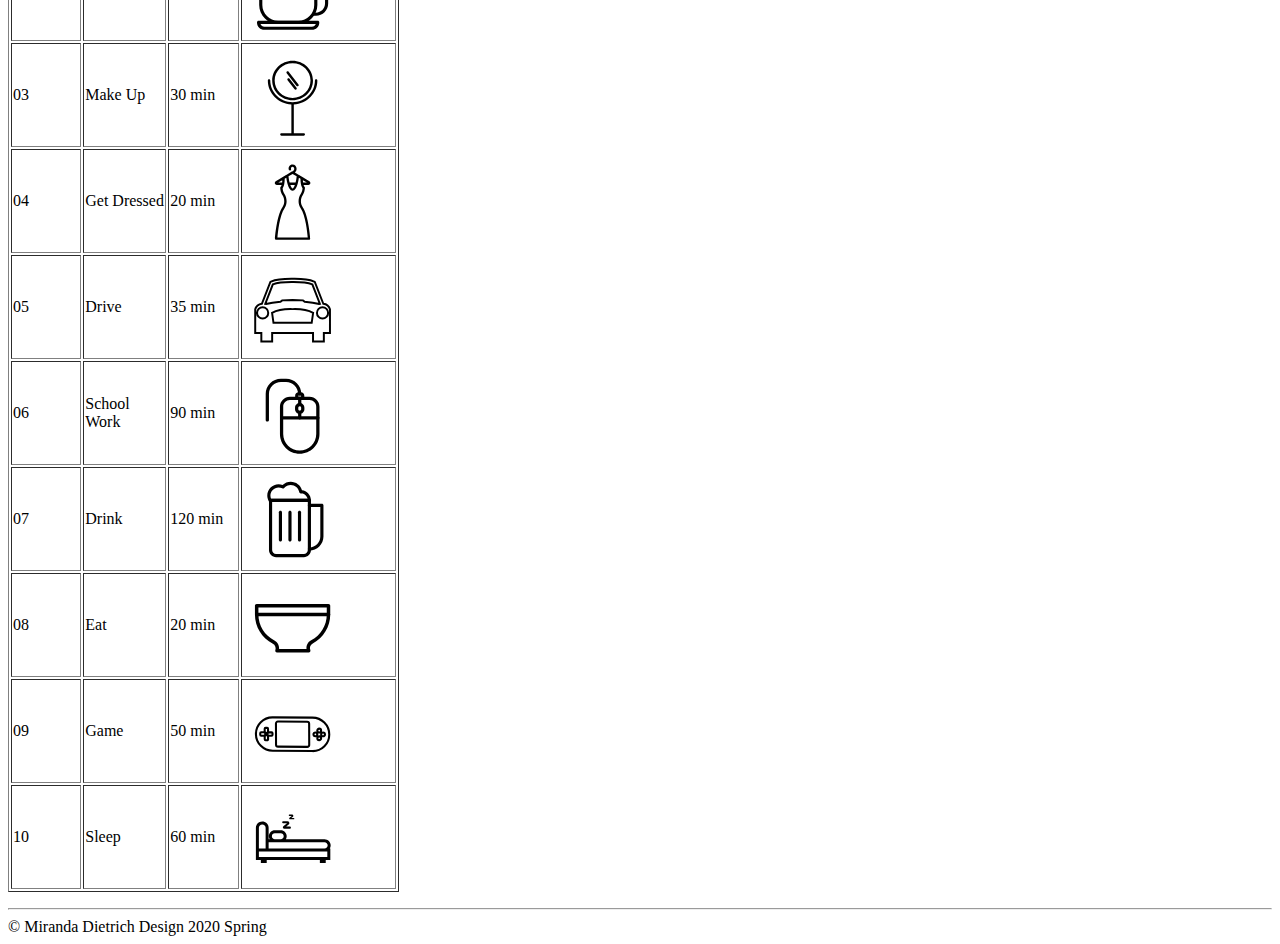
<file: project01/pages/links.html>
<html>
<head>
<meta charset="UTF-8">
<title>483E - Project 01</title>
</head>

<body>
	<div class="Wrapper">
	  <header>
		<h1>Mirandadietrichdesigns.com</h1>
		<h2>Links</h2>
		<nav><a href="../project01.html">Project 01</a> | <a href="pages/bio.html">Bio</a> | Links</nav>
			<hr>
		  <h3>Four Favorite App</h3>
	        <ol>
				<li>
					<h4>Instagram</h4>
                  <a href="https://www.instagram.com/"><img src="../../images/instagram.svg" width="101" height="100" alt=""/></a>
<p>Category: Social</p>
					<p>Rating: &#9733;&#9733;&#9733;&#9733;&#9734;</p>
					<p>I enjoy instagram because it is an app you can share who you are and what you enjoy with friends and family. If you are an artist you can even share your work and even make connections through it. You can also become inspired off others or even get a good laugh out of a funny meme you come across. It is a nice way to stay connected with world around us and what the people who inhabit it lives are like.</p>
				</li>
				<li>
					<h4>Spotify</h4>
                    <a href="https://www.spotify.com/us/"><img src="../../images/spotify.svg" alt="" width="101" height="100"/></a>
<p>Category:Music</p>
					<p>Rating: &#9733;&#9733;&#9733;&#9733;&#9733;</p>
					<p>Spotify is my go to app for my music. I love it because you create a bunch of playlist for different genres of music and even create a playlist with someone where you can both add music to it. Also, when I’m sick of my saved music Spotify introduces you to new songs that you don’t have saved by creating radios based on your music taste. They also offer podcast stations with endless topics for whatever you feel like hearing about. Most of the time for me, it’s a murder mystery podcast. </p>
				</li>
				<li>
					<h4>Etsy</h4>
                    <a href="https://www.etsy.com/"><img src="../../images/etsy.svg" alt="" width="101" height="100"/></a>
<p>Category: Shopping</p>
					<p>Rating: &#9733;&#9733;&#9733;&#9734;&#9734;</p>
					<p>Etsy is a beautiful app that lets small artist be creative and sell their work. I love it because you can’t find the products on Etsy anywhere else. They are so homemade and created with care by the artist. It also has great communication between the costumer and seller by eliminating the corruption aspects of it. 
</p>
				</li>
				<li>
					<h4>Youtube</h4>
                    <a href="https://www.youtube.com/"><img src="../../images/youtube.svg" alt="" width="101" height="100"/></a>
<p>Category: Video</p>
					<p>Rating: &#9733;&#9733;&#9733;&#9733;&#9734;</p>
					<p>Youtube is an endless array of varied videos for your entertainment. I can find myself on youtube for hours on end, clicking video after video. Most of the time I start from one video about makeup and end up watching video about the moon landing conspiracy. Youtube is just an endless hole for all sorts of video entertainment. </p>
				</li>
			</ol>
	  </header>
		<main>
		 <h3>My daily life - 10 Activities</h3>
		  <table width="391" border="1">
		    <tbody>
		      <tr>
		        <th colspan="4" scope="col">10 activities of daily living</th>
	          </tr>
		      <tr>
		        <td width="43">01</td>
		        <td width="43">Shower</td>
		        <td width="43">20 min</td>
		        <td width="100"><img src="../../images/shower.svg" width="100" height="100" alt=""/></td>
	          </tr>
		      <tr>
		        <td>02</td>
		        <td>Coffee</td>
		        <td>10 min</td>
		        <td><img src="../../images/coffee.svg" width="100" height="100"alt=""/></td>
	          </tr>
		      <tr>
		        <td>03</td>
		        <td>Make Up</td>
		        <td>30 min</td>
		        <td><img src="../../images/makeup.svg" width="100" height="100" alt=""/></td>
	          </tr>
		      <tr>
		        <td>04</td>
		        <td>Get Dressed</td>
		        <td>20 min</td>
		        <td><img src="../../images/dressed.svg" width="100" height="100" alt=""/></td>
	          </tr>
		      <tr>
		        <td>05</td>
		        <td>Drive</td>
		        <td>35 min</td>
		        <td><img src="../../images/car.svg" width="100" height="100" alt=""/></td>
	          </tr>
		      <tr>
		        <td>06</td>
		        <td>School Work</td>
		        <td>90 min</td>
		        <td><img src="../../images/computer.svg" width="100" height="100" alt=""/></td>
	          </tr>
		      <tr>
		        <td>07</td>
		        <td>Drink</td>
		        <td>120 min</td>
		        <td><img src="../../images/beer.svg" width="100" height="100" alt=""/></td>
	          </tr>
		      <tr>
		        <td>08</td>
		        <td>Eat</td>
		        <td>20 min</td>
		        <td><img src="../../images/eat.svg" width="100" height="100" alt=""/></td>
	          </tr>
		      <tr>
		        <td>09</td>
		        <td>Game</td>
		        <td>50 min</td>
		        <td><img src="../../images/game.svg" width="100" height="100" alt=""/></td>
	          </tr>
		      <tr>
		        <td>10</td>
		        <td>Sleep</td>
		        <td>60 min</td>
		        <td><img src="../../images/sleeping.svg" width="100" height="100" alt=""/></td>
	          </tr>
	        </tbody>
	      </table>
		  <p> </p>
		
		
		</main>
		<footer>
		<hr>
			&copy; Miranda Dietrich Design 2020 Spring
		</footer>
	</div>
</body>
</html>
</file>
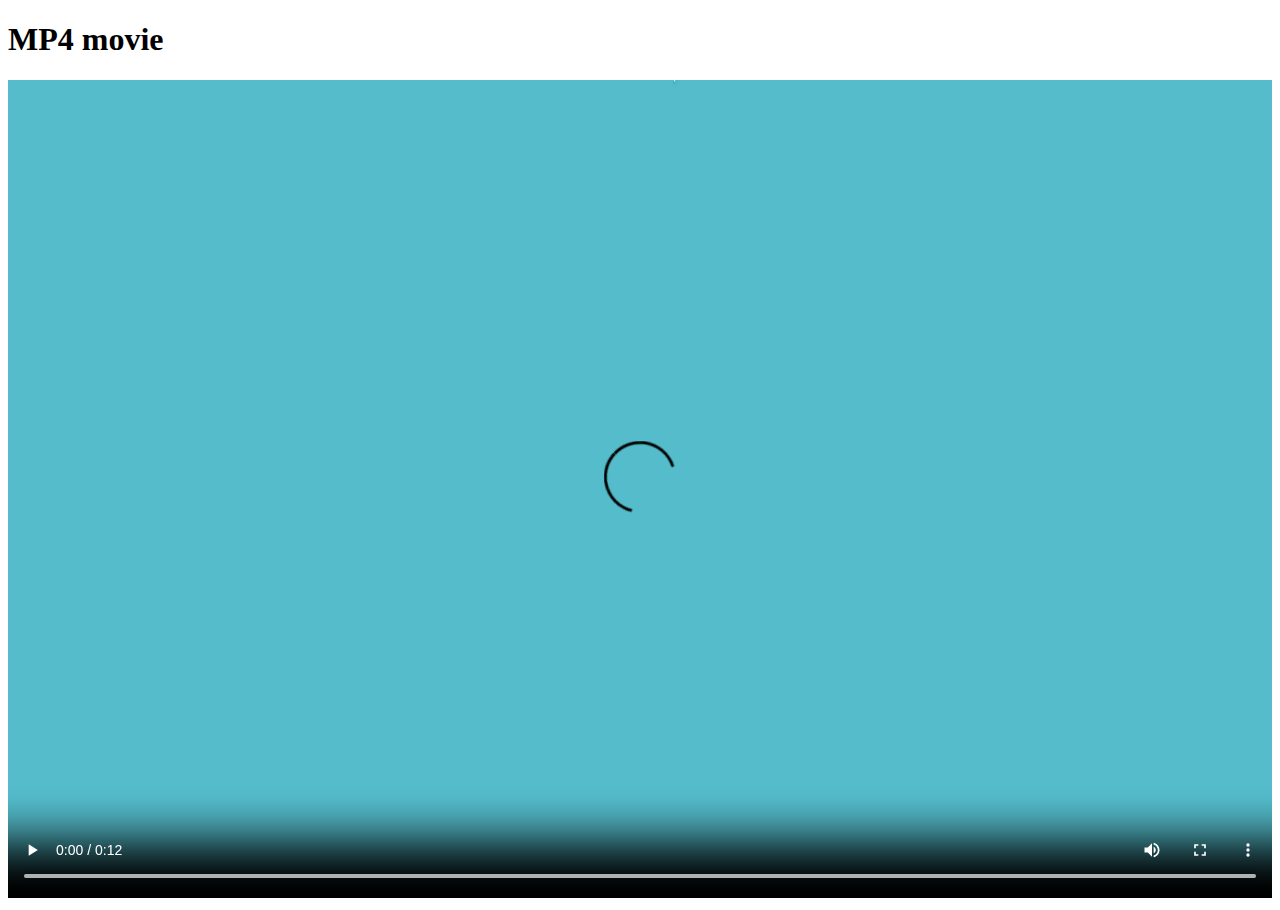
<file: project02/pages/video.html>
<!doctype html>
<html>
<head>
<meta charset="UTF-8">
<title>Untitled Document</title>
</head>

<body>
	<h1>MP4 movie</h1>
	<video width="100%" height="auto" controls>
  <source src= "video/activatevideo .mp4"type="video/mp4">
</video>
</body>
</html>
</file>
<file: project02/activate.css>
@charset "UTF-8";
.backgroundcolor {
    background-color: #89C2BC;
    margin-left: 150px;
    margin-right: 150px;
    margin-top: 26px;
}
.type {
    text-transform: none;
    font-weight: normal;
    color: #FFFFFF;
}
.margins {
    -webkit-box-shadow: inset 0px 0px;
    box-shadow: inset 0px 0px;
    border-width: 0px;
}
.underline {
    opacity: 1;
    font-style: normal;
    font-variant: normal;
    font-weight: bold;
    text-decoration: underline;
    vertical-align: baseline;
    visibility: visible;
}
</file>
